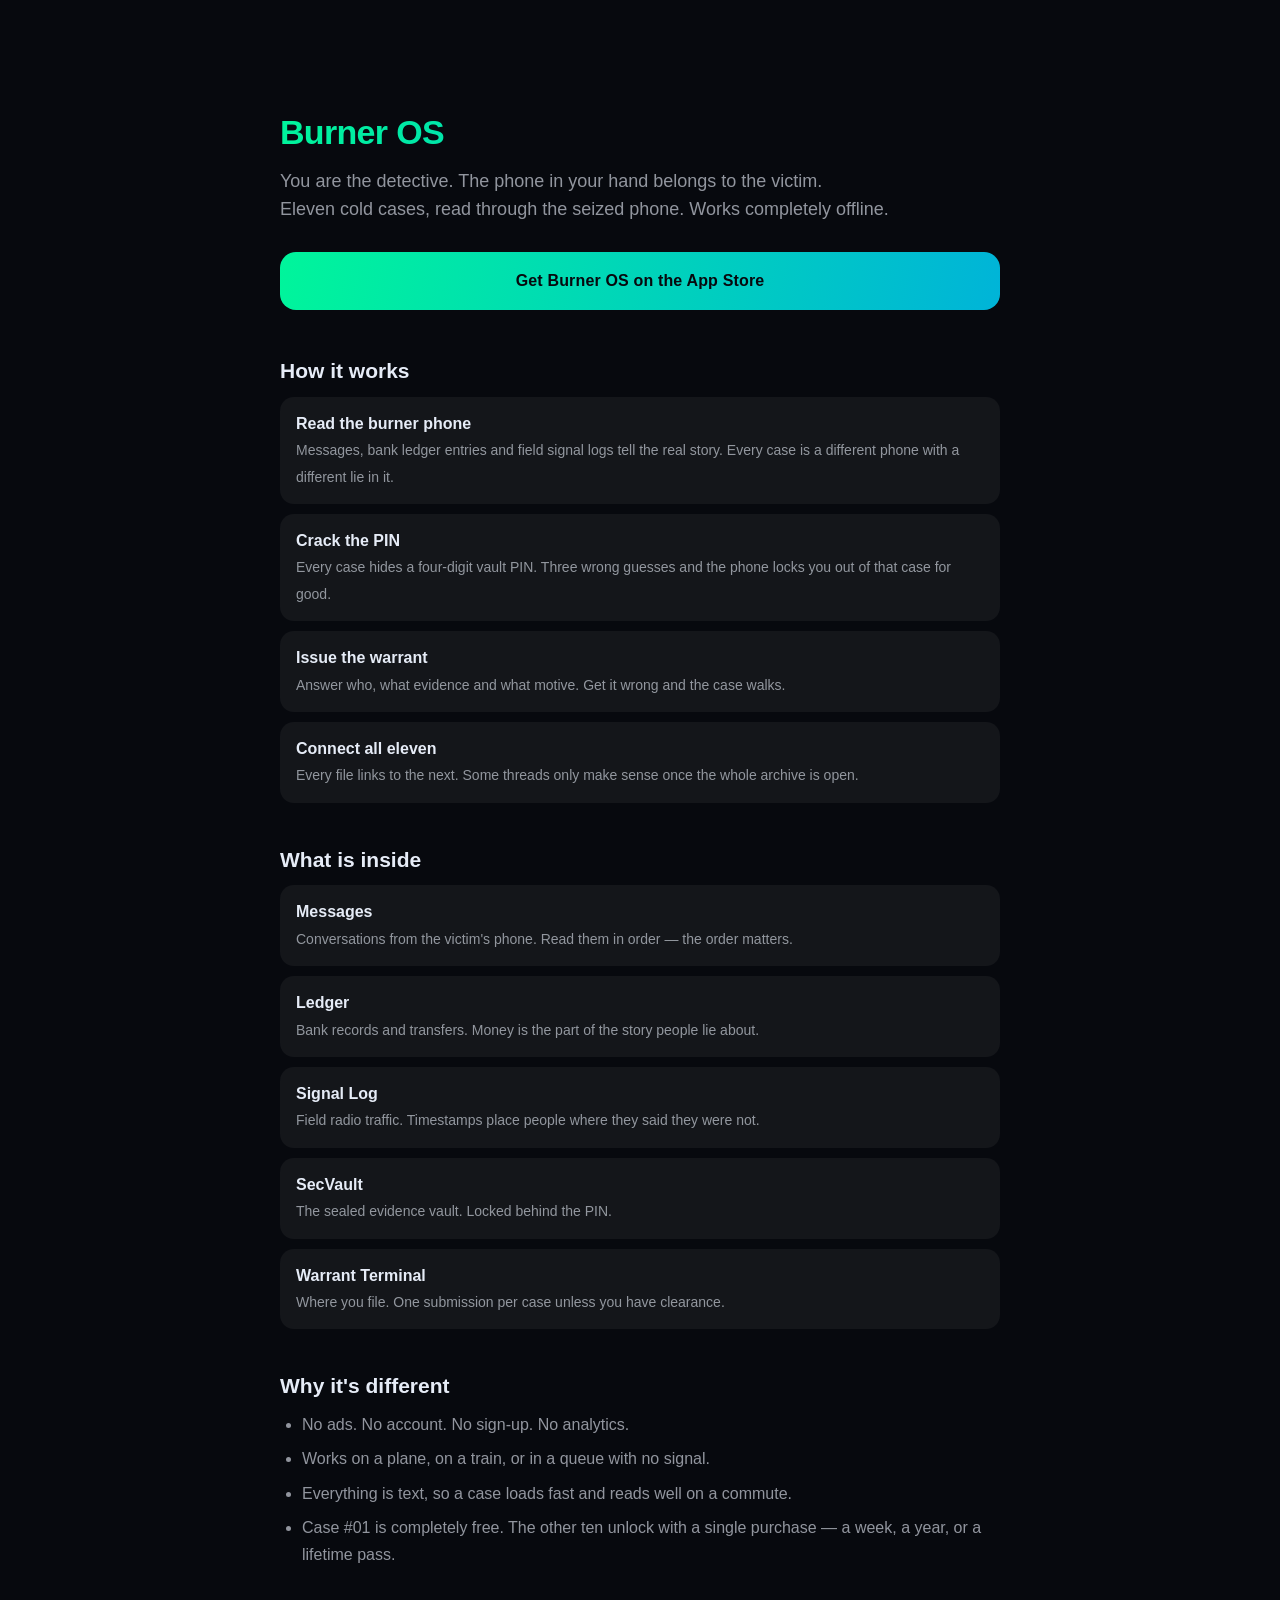
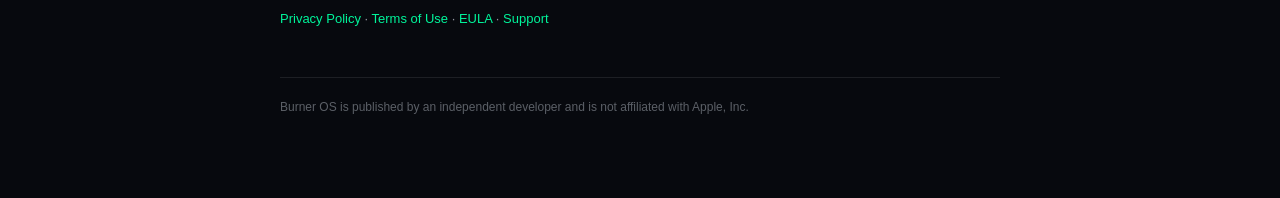
<file: index.html>
<!DOCTYPE html>
<html lang="en">
<head>
<meta charset="utf-8">
<meta name="viewport" content="width=device-width, initial-scale=1">
<title>Burner OS — cold cases, one burner phone at a time</title>
<meta name="description" content="Read the seized phone, crack the PIN, issue the warrant. Eleven cold cases, entirely offline.">
<meta property="og:title" content="Burner OS — cold cases, one burner phone at a time">
<meta property="og:description" content="Read the seized phone, crack the PIN, issue the warrant. Eleven cold cases, entirely offline.">
<meta property="og:type" content="website">
<meta name="theme-color" content="#07090E">
<link rel="stylesheet" href="style.css">
</head>
<body>
<main class="landing">
    <h1>Burner OS</h1>
    <p class="tagline">You are the detective. The phone in your hand belongs to the victim.<br>
        Eleven cold cases, read through the seized phone. Works completely offline.</p>

    <a class="cta" href="https://apps.apple.com/app/id6834670938">Get Burner OS on the App Store</a>

    <h2>How it works</h2>
    <ul class="cards">
        <li><strong>Read the burner phone</strong><span>Messages, bank ledger entries and field signal logs tell the real story. Every case is a different phone with a different lie in it.</span></li>
        <li><strong>Crack the PIN</strong><span>Every case hides a four-digit vault PIN. Three wrong guesses and the phone locks you out of that case for good.</span></li>
        <li><strong>Issue the warrant</strong><span>Answer who, what evidence and what motive. Get it wrong and the case walks.</span></li>
        <li><strong>Connect all eleven</strong><span>Every file links to the next. Some threads only make sense once the whole archive is open.</span></li>
    </ul>

    <h2>What is inside</h2>
    <ul class="cards">
        <li><strong>Messages</strong><span>Conversations from the victim's phone. Read them in order — the order matters.</span></li>
        <li><strong>Ledger</strong><span>Bank records and transfers. Money is the part of the story people lie about.</span></li>
        <li><strong>Signal Log</strong><span>Field radio traffic. Timestamps place people where they said they were not.</span></li>
        <li><strong>SecVault</strong><span>The sealed evidence vault. Locked behind the PIN.</span></li>
        <li><strong>Warrant Terminal</strong><span>Where you file. One submission per case unless you have clearance.</span></li>
    </ul>

    <h2>Why it's different</h2>
    <ul class="plain">
        <li>No ads. No account. No sign-up. No analytics.</li>
        <li>Works on a plane, on a train, or in a queue with no signal.</li>
        <li>Everything is text, so a case loads fast and reads well on a commute.</li>
        <li>Case #01 is completely free. The other ten unlock with a single purchase — a week, a year, or a lifetime pass.</li>
    </ul>

    <p class="legal"><a href="privacy.html">Privacy Policy</a> ·
        <a href="terms.html">Terms of Use</a> ·
        <a href="eula.html">EULA</a> ·
        <a href="support.html">Support</a></p>
</main>
<footer>
<p>Burner OS is published by an independent developer and is not affiliated with Apple, Inc.</p>
</footer>
</body>
</html>
</file>
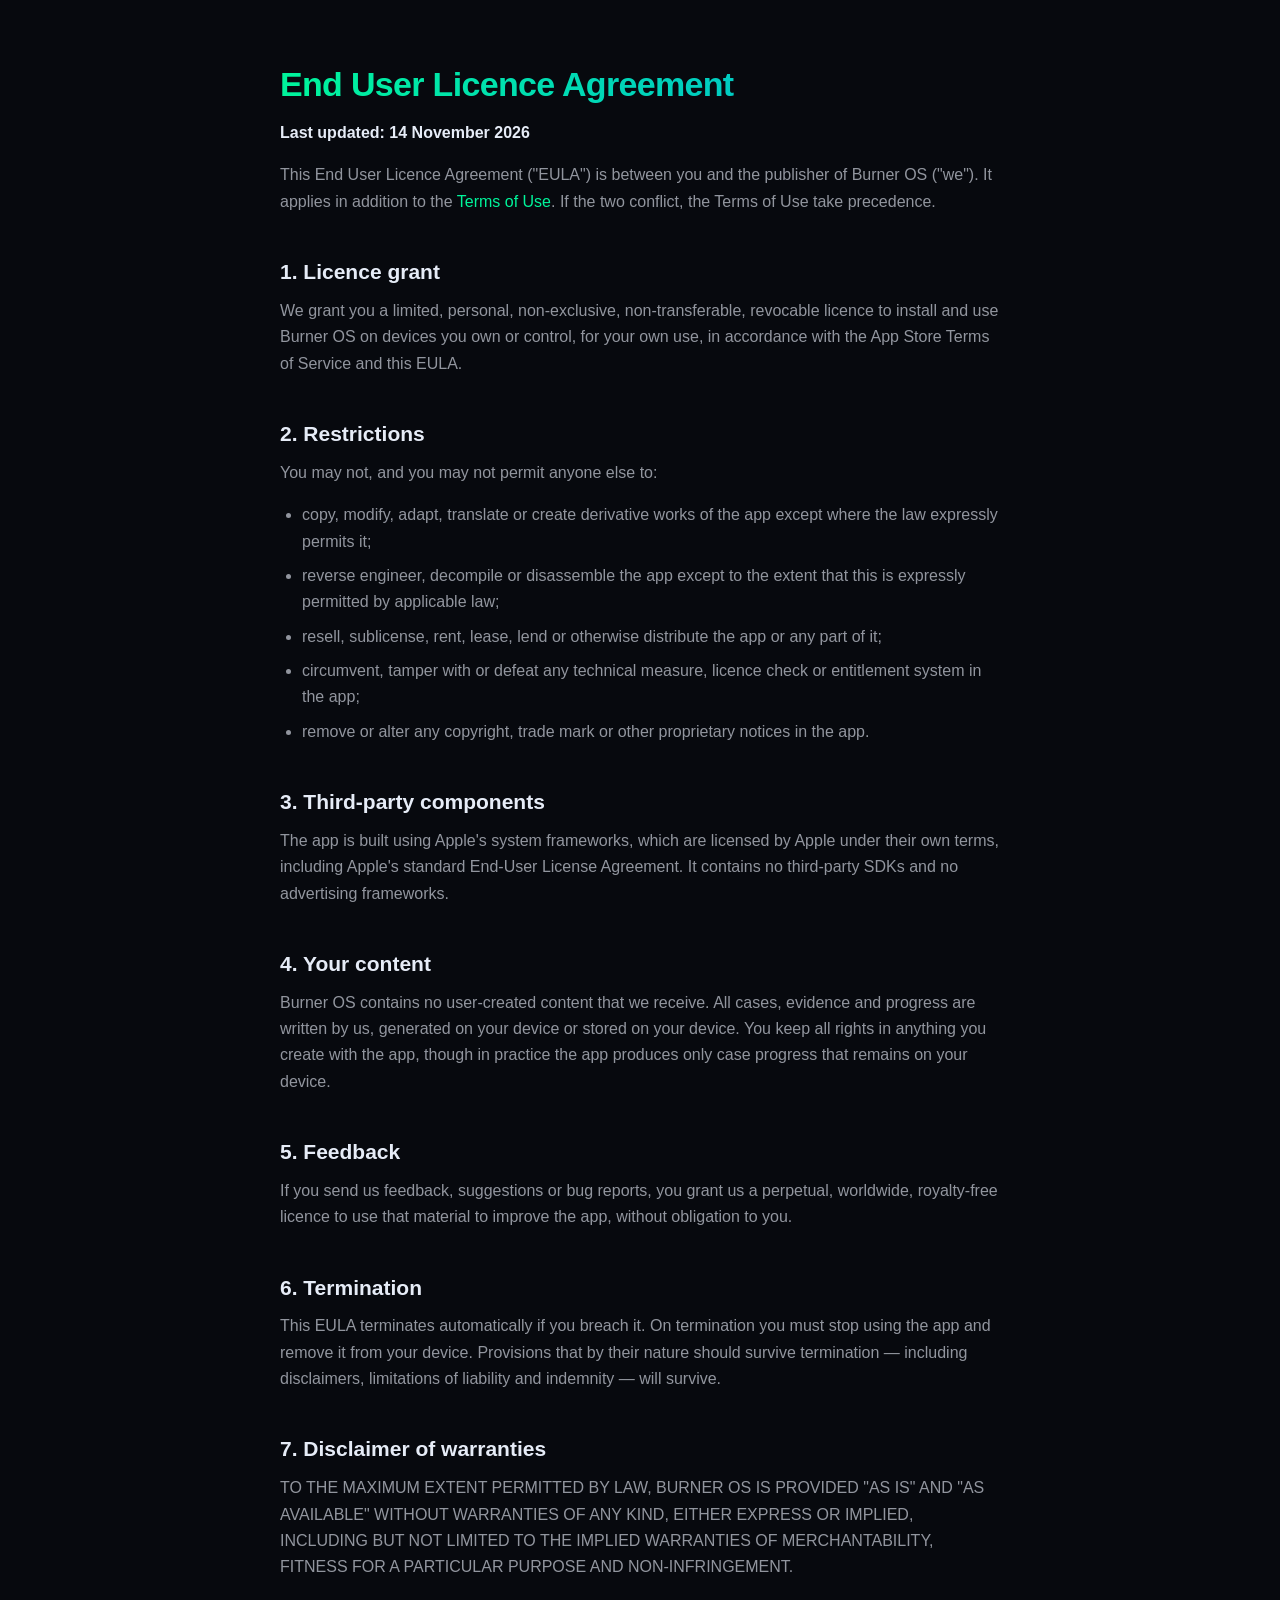
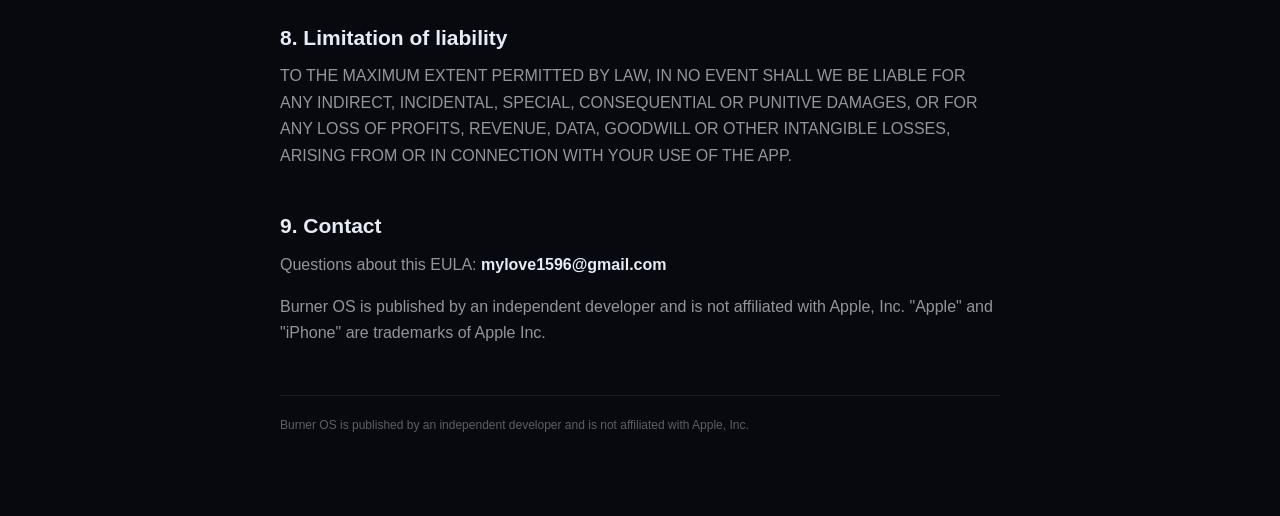
<file: eula.html>
<!DOCTYPE html>
<html lang="en">
<head>
<meta charset="utf-8">
<meta name="viewport" content="width=device-width, initial-scale=1">
<title>End User Licence Agreement — Burner OS</title>
<meta name="description" content="The licence you accept when you install or use Burner OS.">
<meta name="apple-mobile-web-app-capable" content="yes">
<meta name="theme-color" content="#07090E">
<link rel="stylesheet" href="style.css">
</head>
<body>
<main>
<h1>End User Licence Agreement</h1>
<p><strong>Last updated: 14 November 2026</strong></p>
<p>This End User Licence Agreement ("EULA") is between you and the publisher of Burner OS ("we"). It applies in addition to the <a href="terms.html">Terms of Use</a>. If the two conflict, the Terms of Use take precedence.</p>

<h2>1. Licence grant</h2>
<p>We grant you a limited, personal, non-exclusive, non-transferable, revocable licence to install and use Burner OS on devices you own or control, for your own use, in accordance with the App Store Terms of Service and this EULA.</p>

<h2>2. Restrictions</h2>
<p>You may not, and you may not permit anyone else to:</p>
<ul>
<li>copy, modify, adapt, translate or create derivative works of the app except where the law expressly permits it;</li>
<li>reverse engineer, decompile or disassemble the app except to the extent that this is expressly permitted by applicable law;</li>
<li>resell, sublicense, rent, lease, lend or otherwise distribute the app or any part of it;</li>
<li>circumvent, tamper with or defeat any technical measure, licence check or entitlement system in the app;</li>
<li>remove or alter any copyright, trade mark or other proprietary notices in the app.</li>
</ul>

<h2>3. Third-party components</h2>
<p>The app is built using Apple's system frameworks, which are licensed by Apple under their own terms, including Apple's standard End-User License Agreement. It contains no third-party SDKs and no advertising frameworks.</p>

<h2>4. Your content</h2>
<p>Burner OS contains no user-created content that we receive. All cases, evidence and progress are written by us, generated on your device or stored on your device. You keep all rights in anything you create with the app, though in practice the app produces only case progress that remains on your device.</p>

<h2>5. Feedback</h2>
<p>If you send us feedback, suggestions or bug reports, you grant us a perpetual, worldwide, royalty-free licence to use that material to improve the app, without obligation to you.</p>

<h2>6. Termination</h2>
<p>This EULA terminates automatically if you breach it. On termination you must stop using the app and remove it from your device. Provisions that by their nature should survive termination — including disclaimers, limitations of liability and indemnity — will survive.</p>

<h2>7. Disclaimer of warranties</h2>
<p>TO THE MAXIMUM EXTENT PERMITTED BY LAW, BURNER OS IS PROVIDED "AS IS" AND "AS AVAILABLE" WITHOUT WARRANTIES OF ANY KIND, EITHER EXPRESS OR IMPLIED, INCLUDING BUT NOT LIMITED TO THE IMPLIED WARRANTIES OF MERCHANTABILITY, FITNESS FOR A PARTICULAR PURPOSE AND NON-INFRINGEMENT.</p>

<h2>8. Limitation of liability</h2>
<p>TO THE MAXIMUM EXTENT PERMITTED BY LAW, IN NO EVENT SHALL WE BE LIABLE FOR ANY INDIRECT, INCIDENTAL, SPECIAL, CONSEQUENTIAL OR PUNITIVE DAMAGES, OR FOR ANY LOSS OF PROFITS, REVENUE, DATA, GOODWILL OR OTHER INTANGIBLE LOSSES, ARISING FROM OR IN CONNECTION WITH YOUR USE OF THE APP.</p>

<h2>9. Contact</h2>
<p>Questions about this EULA: <strong>mylove1596@gmail.com</strong></p>
<p>Burner OS is published by an independent developer and is not affiliated with Apple, Inc. "Apple" and "iPhone" are trademarks of Apple Inc.</p>
</main>
<footer>
<p>Burner OS is published by an independent developer and is not affiliated with Apple, Inc.</p>
</footer>
</body>
</html>
</file>
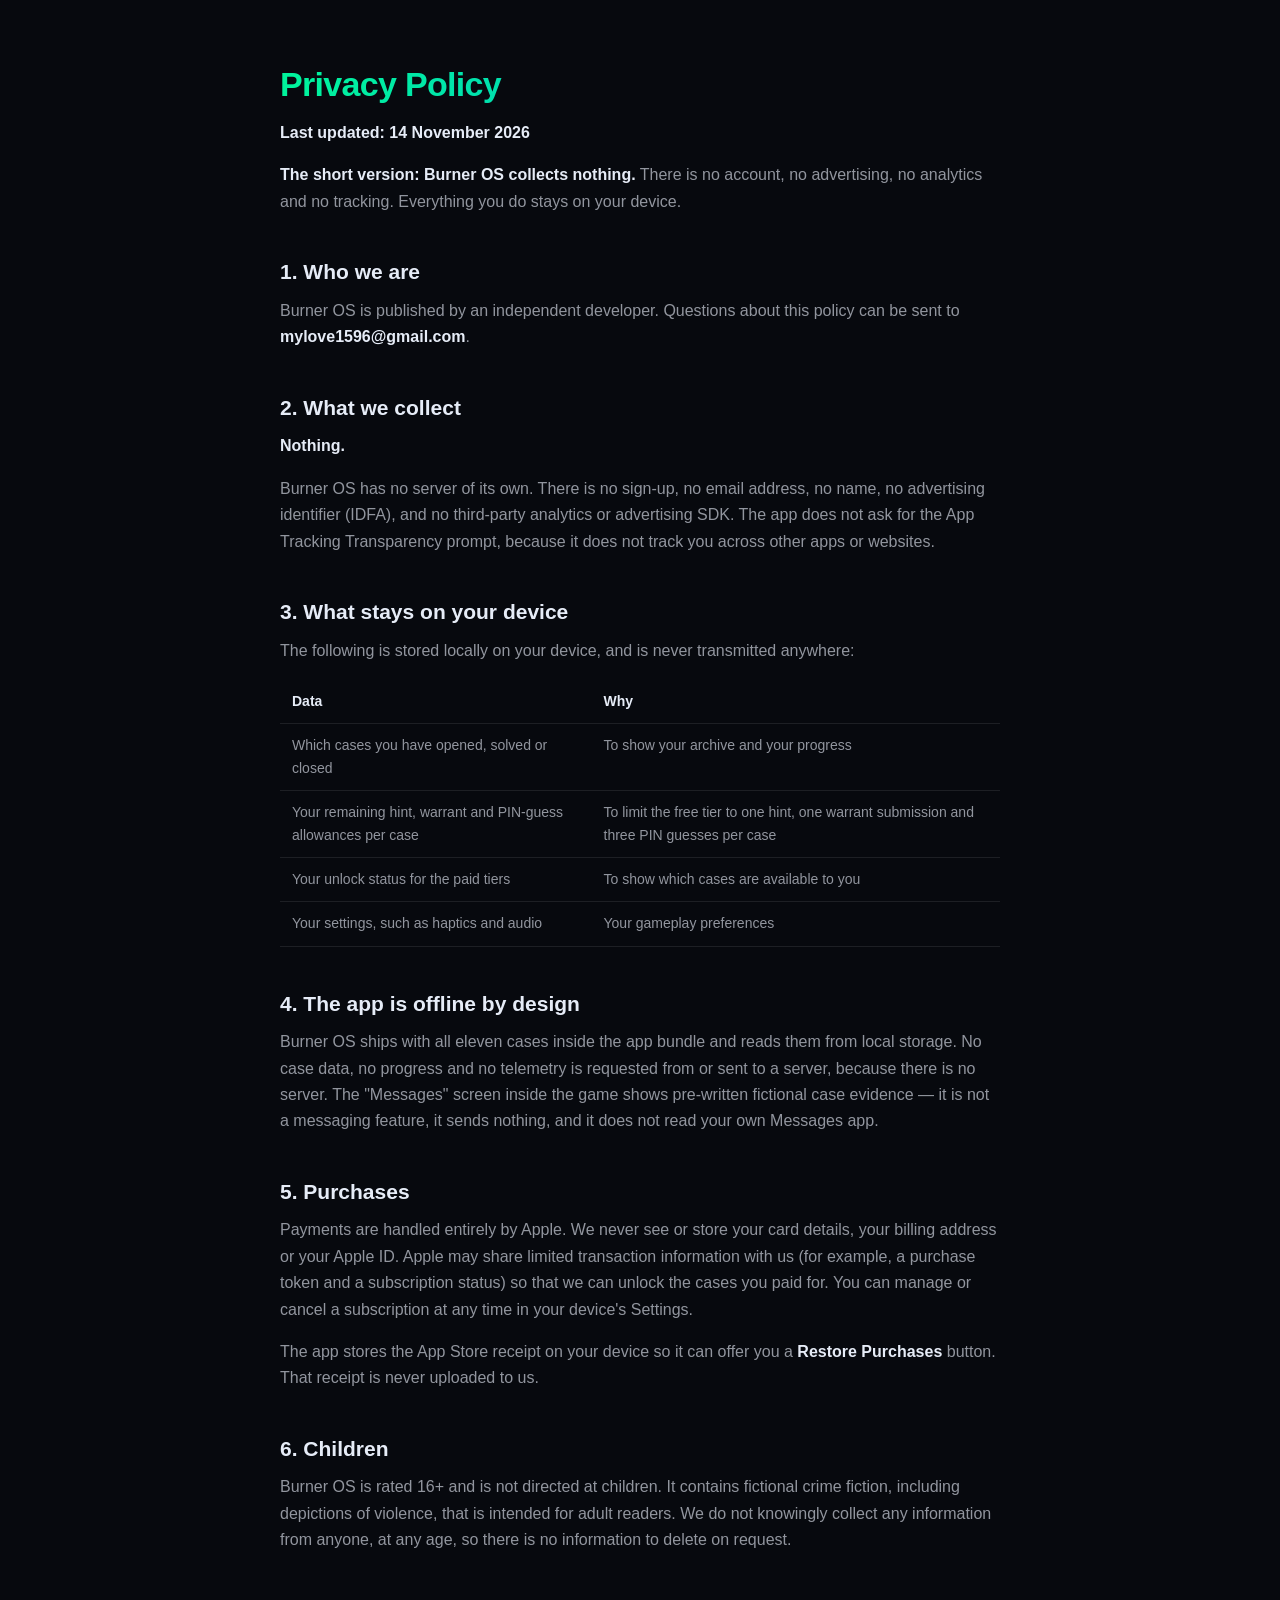
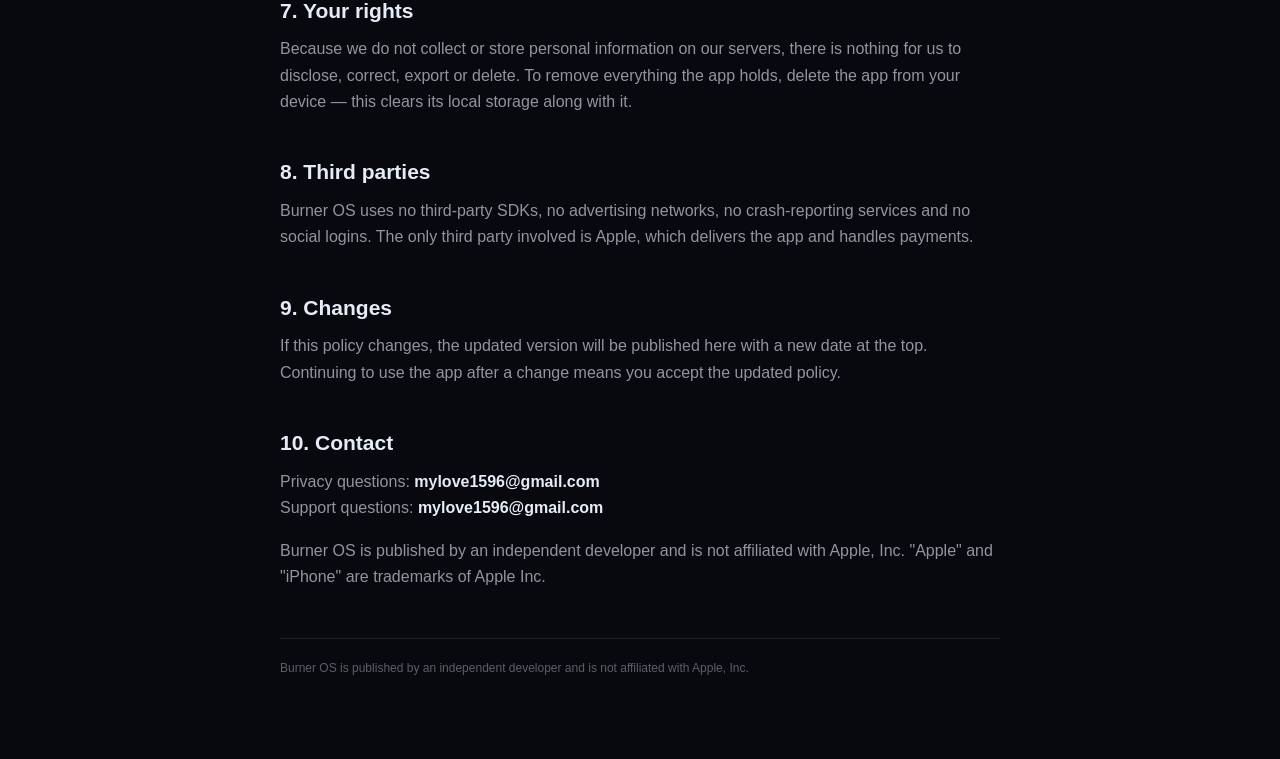
<file: privacy.html>
<!DOCTYPE html>
<html lang="en">
<head>
<meta charset="utf-8">
<meta name="viewport" content="width=device-width, initial-scale=1">
<title>Privacy Policy — Burner OS</title>
<meta name="description" content="What Burner OS collects, what it does not collect, and why.">
<meta name="apple-mobile-web-app-capable" content="yes">
<meta name="theme-color" content="#07090E">
<link rel="stylesheet" href="style.css">
</head>
<body>
<main>
<h1>Privacy Policy</h1>
<p><strong>Last updated: 14 November 2026</strong></p>
<p><strong>The short version: Burner OS collects nothing.</strong> There is no account, no advertising, no analytics and no tracking. Everything you do stays on your device.</p>

<h2>1. Who we are</h2>
<p>Burner OS is published by an independent developer. Questions about this policy can be sent to <strong>mylove1596@gmail.com</strong>.</p>

<h2>2. What we collect</h2>
<p><strong>Nothing.</strong></p>
<p>Burner OS has no server of its own. There is no sign-up, no email address, no name, no advertising identifier (IDFA), and no third-party analytics or advertising SDK. The app does not ask for the App Tracking Transparency prompt, because it does not track you across other apps or websites.</p>

<h2>3. What stays on your device</h2>
<p>The following is stored locally on your device, and is never transmitted anywhere:</p>
<table>
<tr><th>Data</th><th>Why</th></tr>
<tr><td>Which cases you have opened, solved or closed</td><td>To show your archive and your progress</td></tr>
<tr><td>Your remaining hint, warrant and PIN-guess allowances per case</td><td>To limit the free tier to one hint, one warrant submission and three PIN guesses per case</td></tr>
<tr><td>Your unlock status for the paid tiers</td><td>To show which cases are available to you</td></tr>
<tr><td>Your settings, such as haptics and audio</td><td>Your gameplay preferences</td></tr>
</table>

<h2>4. The app is offline by design</h2>
<p>Burner OS ships with all eleven cases inside the app bundle and reads them from local storage. No case data, no progress and no telemetry is requested from or sent to a server, because there is no server. The "Messages" screen inside the game shows pre-written fictional case evidence — it is not a messaging feature, it sends nothing, and it does not read your own Messages app.</p>

<h2>5. Purchases</h2>
<p>Payments are handled entirely by Apple. We never see or store your card details, your billing address or your Apple ID. Apple may share limited transaction information with us (for example, a purchase token and a subscription status) so that we can unlock the cases you paid for. You can manage or cancel a subscription at any time in your device's Settings.</p>
<p>The app stores the App Store receipt on your device so it can offer you a <strong>Restore Purchases</strong> button. That receipt is never uploaded to us.</p>

<h2>6. Children</h2>
<p>Burner OS is rated 16+ and is not directed at children. It contains fictional crime fiction, including depictions of violence, that is intended for adult readers. We do not knowingly collect any information from anyone, at any age, so there is no information to delete on request.</p>

<h2>7. Your rights</h2>
<p>Because we do not collect or store personal information on our servers, there is nothing for us to disclose, correct, export or delete. To remove everything the app holds, delete the app from your device — this clears its local storage along with it.</p>

<h2>8. Third parties</h2>
<p>Burner OS uses no third-party SDKs, no advertising networks, no crash-reporting services and no social logins. The only third party involved is Apple, which delivers the app and handles payments.</p>

<h2>9. Changes</h2>
<p>If this policy changes, the updated version will be published here with a new date at the top. Continuing to use the app after a change means you accept the updated policy.</p>

<h2>10. Contact</h2>
<p>Privacy questions: <strong>mylove1596@gmail.com</strong><br>
Support questions: <strong>mylove1596@gmail.com</strong></p>
<p>Burner OS is published by an independent developer and is not affiliated with Apple, Inc. "Apple" and "iPhone" are trademarks of Apple Inc.</p>
</main>
<footer>
<p>Burner OS is published by an independent developer and is not affiliated with Apple, Inc.</p>
</footer>
</body>
</html>
</file>
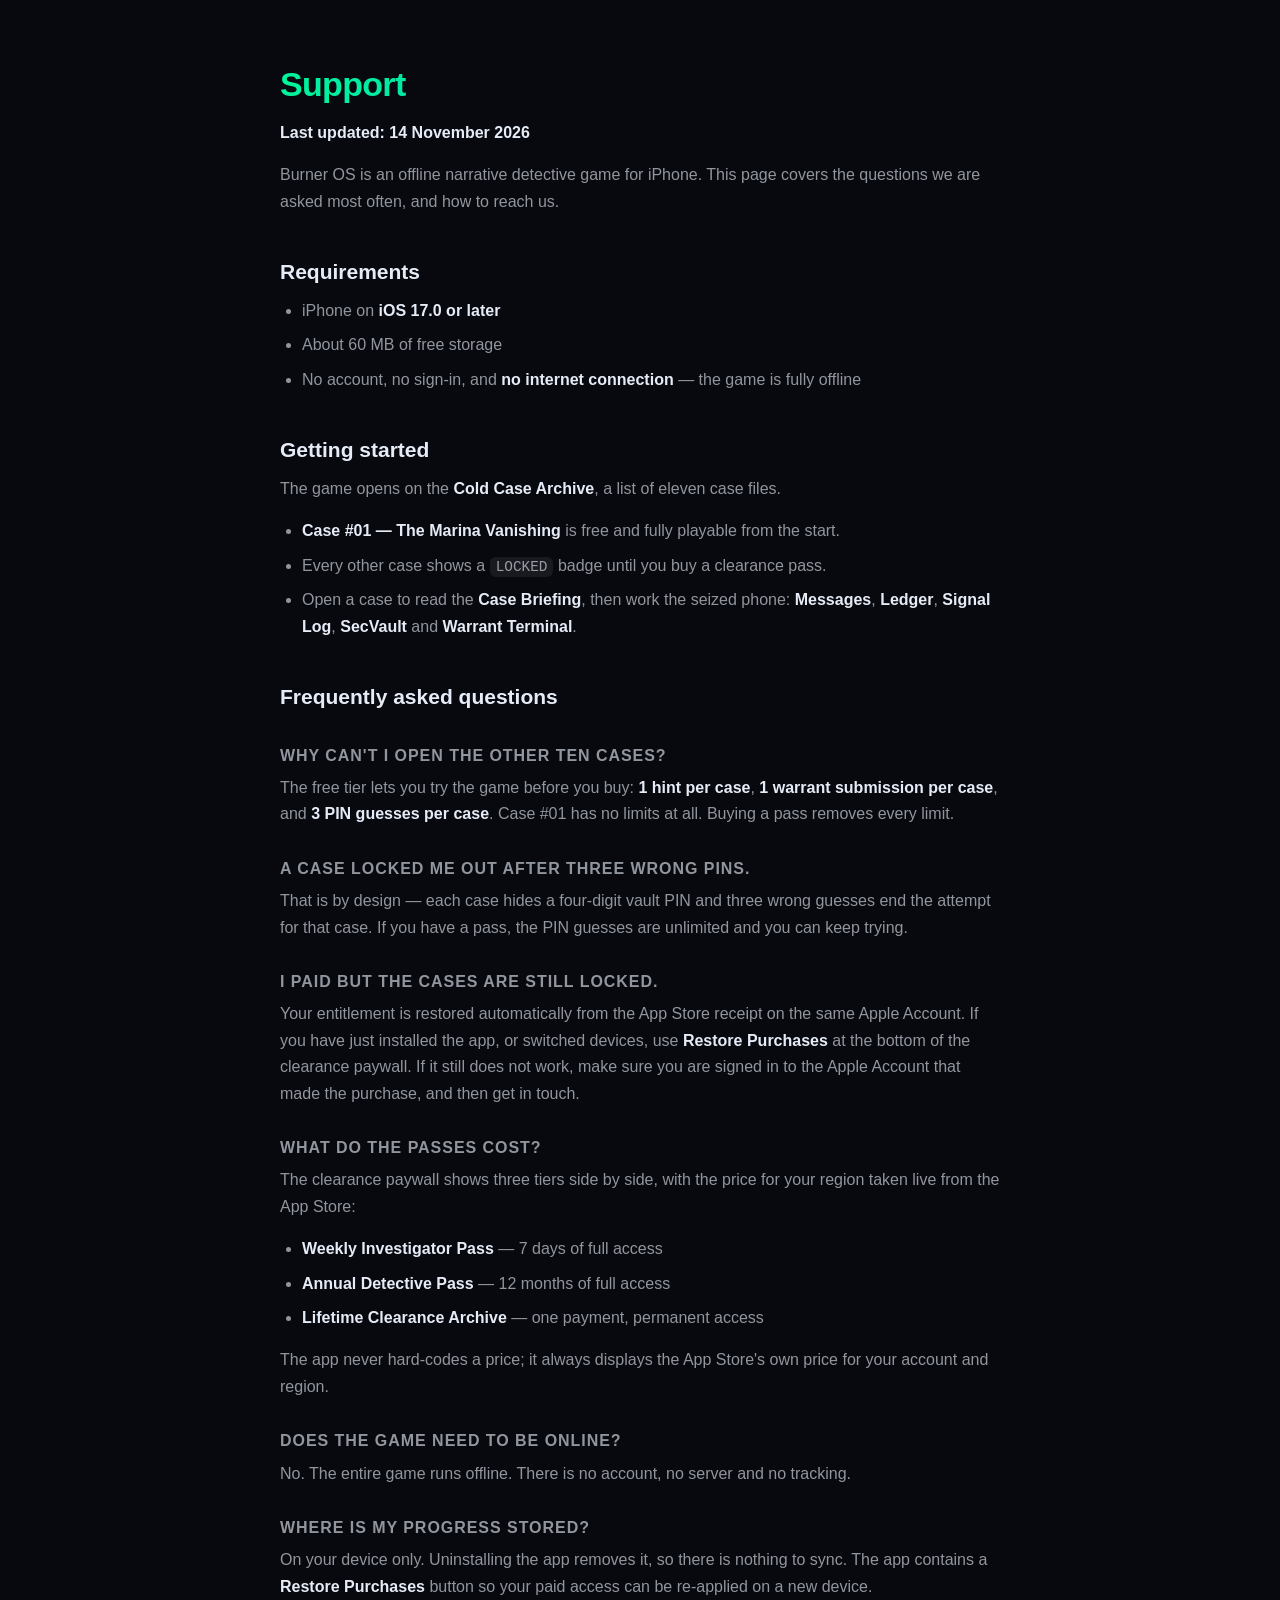
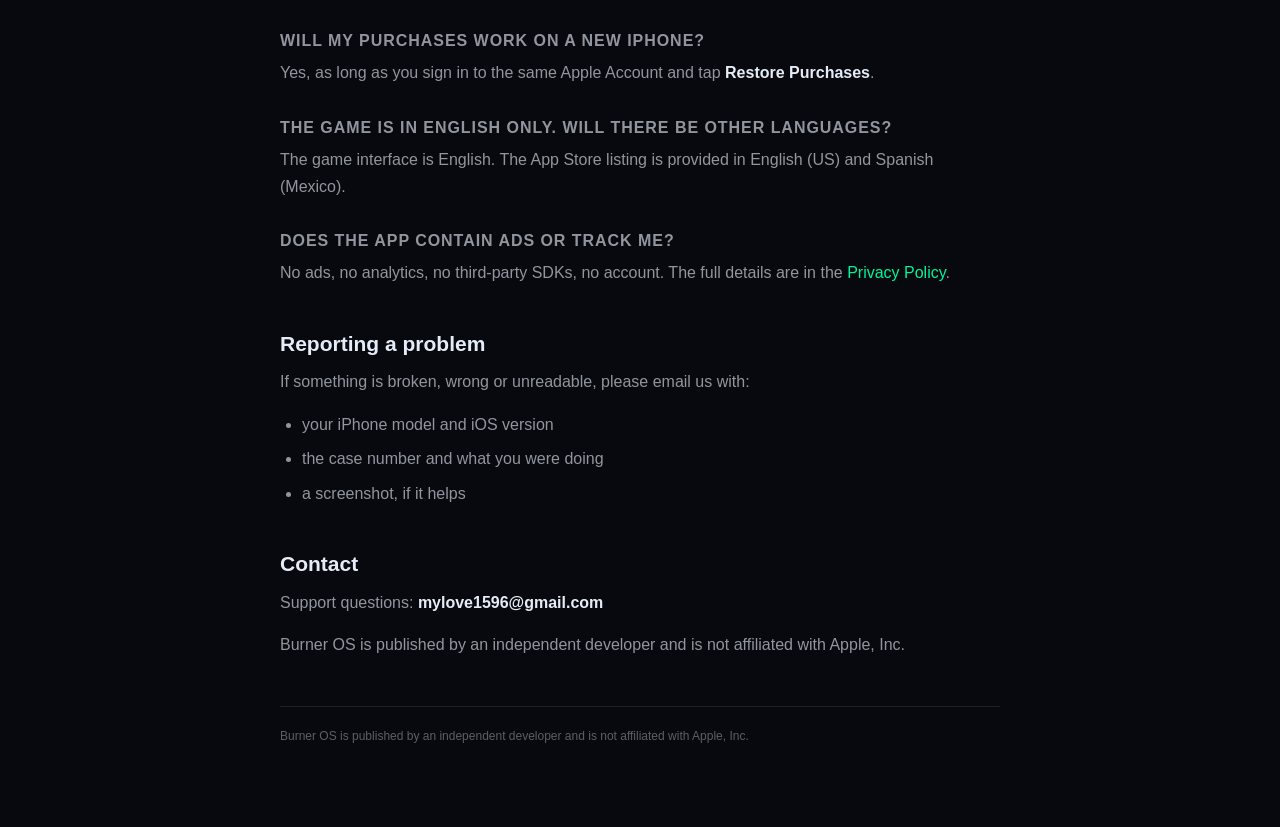
<file: support.html>
<!DOCTYPE html>
<html lang="en">
<head>
<meta charset="utf-8">
<meta name="viewport" content="width=device-width, initial-scale=1">
<title>Support — Burner OS</title>
<meta name="description" content="Help, answers and contact details for Burner OS.">
<meta name="apple-mobile-web-app-capable" content="yes">
<meta name="theme-color" content="#07090E">
<link rel="stylesheet" href="style.css">
</head>
<body>
<main>
<h1>Support</h1>
<p><strong>Last updated: 14 November 2026</strong></p>
<p>Burner OS is an offline narrative detective game for iPhone. This page covers the questions we are asked most often, and how to reach us.</p>

<h2>Requirements</h2>
<ul>
<li>iPhone on <strong>iOS 17.0 or later</strong></li>
<li>About 60 MB of free storage</li>
<li>No account, no sign-in, and <strong>no internet connection</strong> — the game is fully offline</li>
</ul>

<h2>Getting started</h2>
<p>The game opens on the <strong>Cold Case Archive</strong>, a list of eleven case files.</p>
<ul>
<li><strong>Case #01 — The Marina Vanishing</strong> is free and fully playable from the start.</li>
<li>Every other case shows a <code>LOCKED</code> badge until you buy a clearance pass.</li>
<li>Open a case to read the <strong>Case Briefing</strong>, then work the seized phone: <strong>Messages</strong>, <strong>Ledger</strong>, <strong>Signal Log</strong>, <strong>SecVault</strong> and <strong>Warrant Terminal</strong>.</li>
</ul>

<h2>Frequently asked questions</h2>

<h3>Why can't I open the other ten cases?</h3>
<p>The free tier lets you try the game before you buy: <strong>1 hint per case</strong>, <strong>1 warrant submission per case</strong>, and <strong>3 PIN guesses per case</strong>. Case #01 has no limits at all. Buying a pass removes every limit.</p>

<h3>A case locked me out after three wrong PINs.</h3>
<p>That is by design — each case hides a four-digit vault PIN and three wrong guesses end the attempt for that case. If you have a pass, the PIN guesses are unlimited and you can keep trying.</p>

<h3>I paid but the cases are still locked.</h3>
<p>Your entitlement is restored automatically from the App Store receipt on the same Apple Account. If you have just installed the app, or switched devices, use <strong>Restore Purchases</strong> at the bottom of the clearance paywall. If it still does not work, make sure you are signed in to the Apple Account that made the purchase, and then get in touch.</p>

<h3>What do the passes cost?</h3>
<p>The clearance paywall shows three tiers side by side, with the price for your region taken live from the App Store:</p>
<ul>
<li><strong>Weekly Investigator Pass</strong> — 7 days of full access</li>
<li><strong>Annual Detective Pass</strong> — 12 months of full access</li>
<li><strong>Lifetime Clearance Archive</strong> — one payment, permanent access</li>
</ul>
<p>The app never hard-codes a price; it always displays the App Store's own price for your account and region.</p>

<h3>Does the game need to be online?</h3>
<p>No. The entire game runs offline. There is no account, no server and no tracking.</p>

<h3>Where is my progress stored?</h3>
<p>On your device only. Uninstalling the app removes it, so there is nothing to sync. The app contains a <strong>Restore Purchases</strong> button so your paid access can be re-applied on a new device.</p>

<h3>Will my purchases work on a new iPhone?</h3>
<p>Yes, as long as you sign in to the same Apple Account and tap <strong>Restore Purchases</strong>.</p>

<h3>The game is in English only. Will there be other languages?</h3>
<p>The game interface is English. The App Store listing is provided in English (US) and Spanish (Mexico).</p>

<h3>Does the app contain ads or track me?</h3>
<p>No ads, no analytics, no third-party SDKs, no account. The full details are in the <a href="privacy.html">Privacy Policy</a>.</p>

<h2>Reporting a problem</h2>
<p>If something is broken, wrong or unreadable, please email us with:</p>
<ul>
<li>your iPhone model and iOS version</li>
<li>the case number and what you were doing</li>
<li>a screenshot, if it helps</li>
</ul>

<h2>Contact</h2>
<p>Support questions: <strong>mylove1596@gmail.com</strong></p>
<p>Burner OS is published by an independent developer and is not affiliated with Apple, Inc.</p>
</main>
<footer>
<p>Burner OS is published by an independent developer and is not affiliated with Apple, Inc.</p>
</footer>
</body>
</html>
</file>
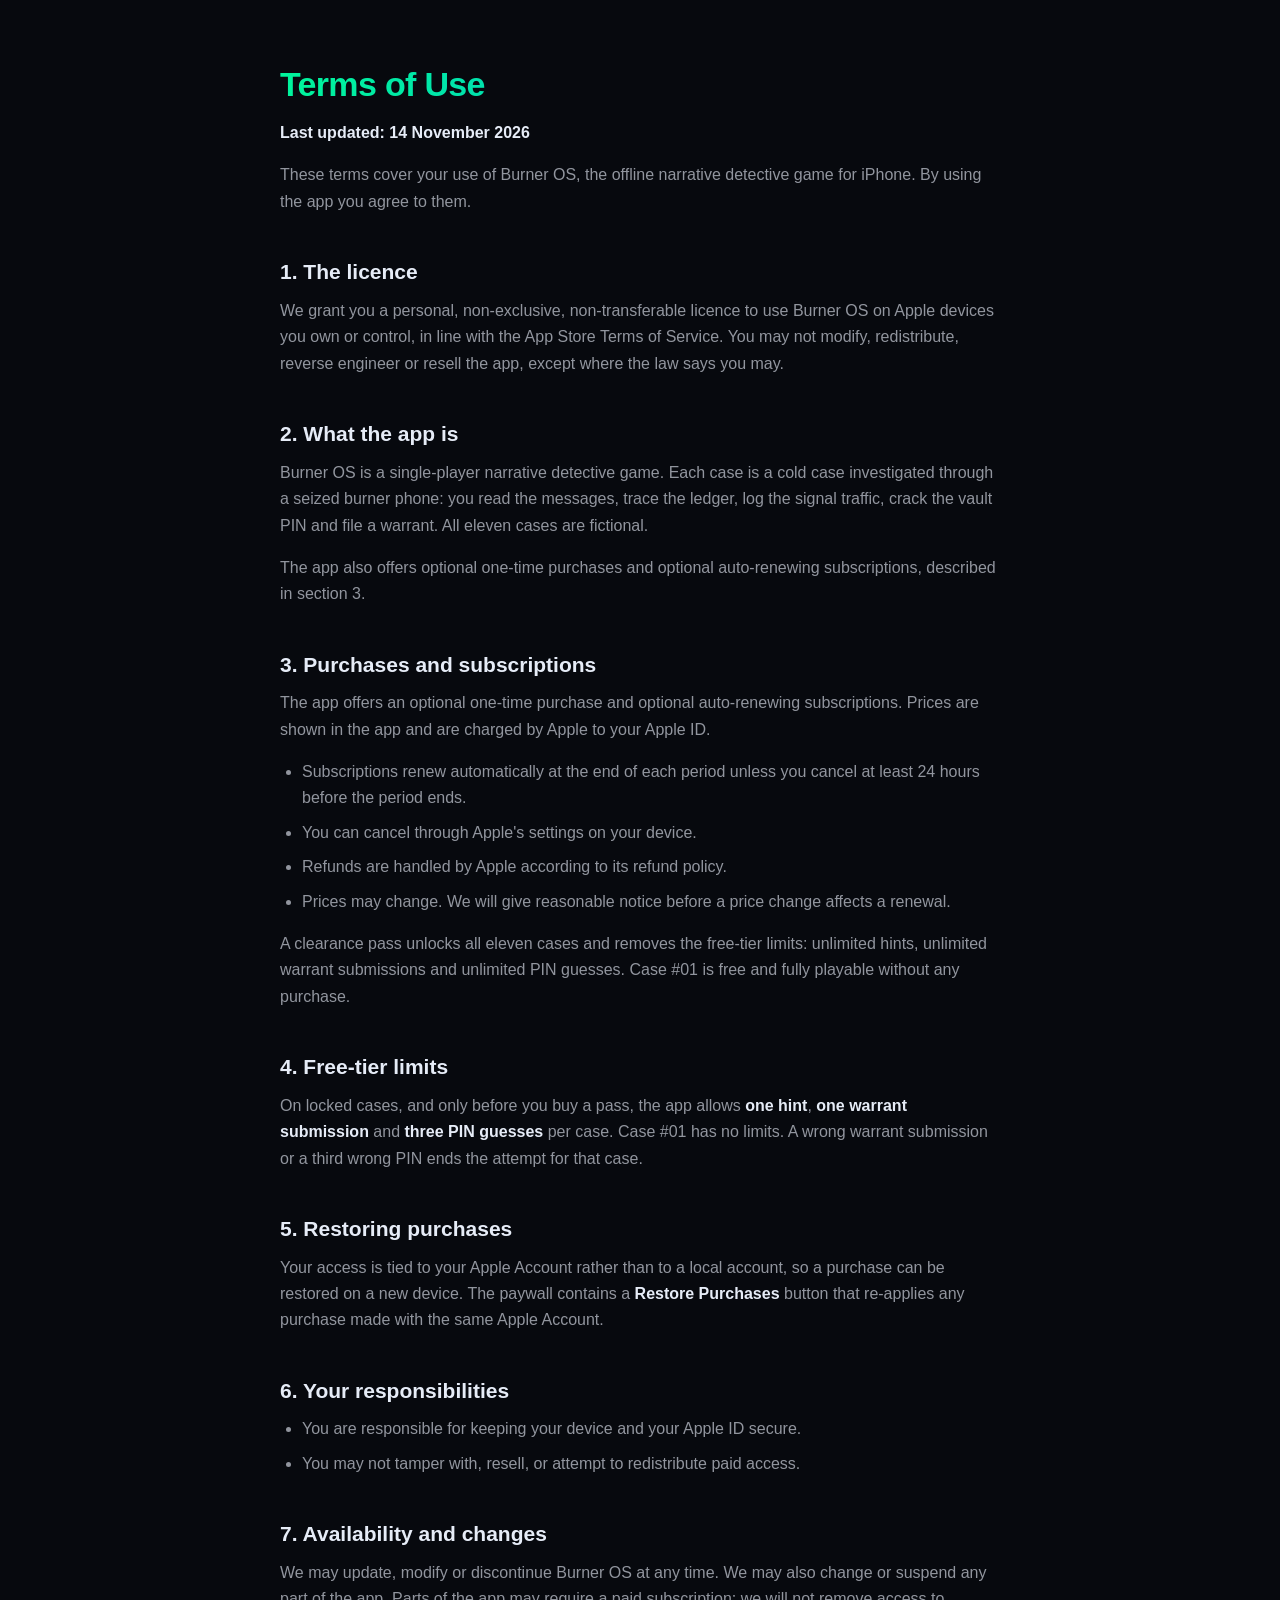
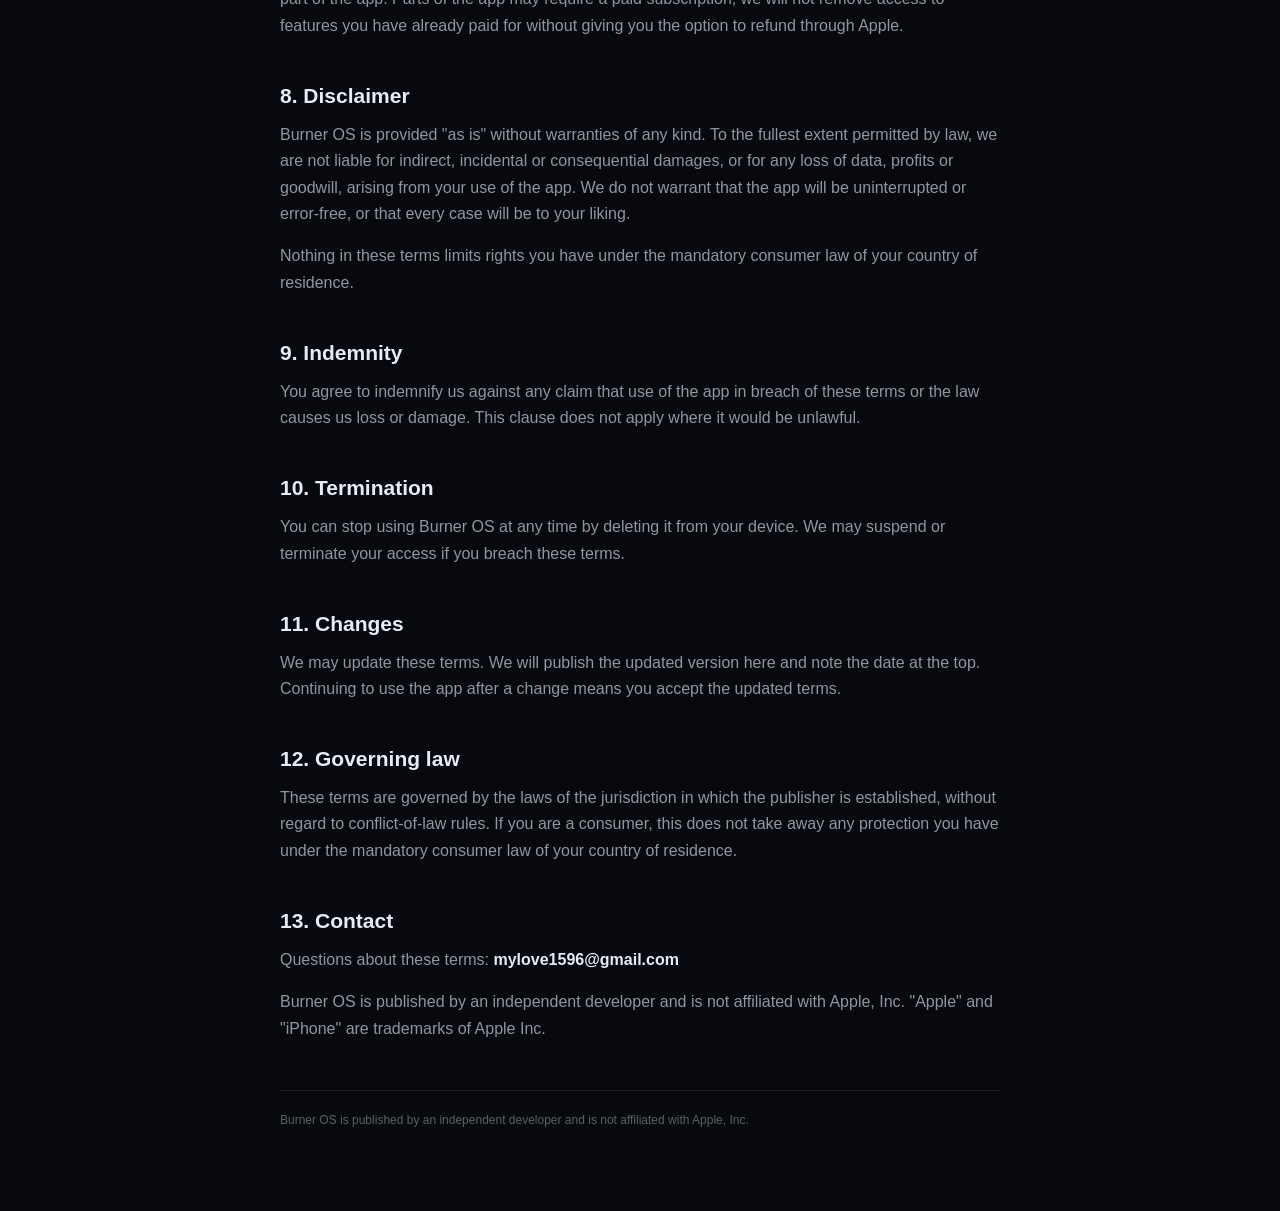
<file: terms.html>
<!DOCTYPE html>
<html lang="en">
<head>
<meta charset="utf-8">
<meta name="viewport" content="width=device-width, initial-scale=1">
<title>Terms of Use — Burner OS</title>
<meta name="description" content="The licence, the rules of play, purchases and liability for Burner OS.">
<meta name="apple-mobile-web-app-capable" content="yes">
<meta name="theme-color" content="#07090E">
<link rel="stylesheet" href="style.css">
</head>
<body>
<main>
<h1>Terms of Use</h1>
<p><strong>Last updated: 14 November 2026</strong></p>
<p>These terms cover your use of Burner OS, the offline narrative detective game for iPhone. By using the app you agree to them.</p>

<h2>1. The licence</h2>
<p>We grant you a personal, non-exclusive, non-transferable licence to use Burner OS on Apple devices you own or control, in line with the App Store Terms of Service. You may not modify, redistribute, reverse engineer or resell the app, except where the law says you may.</p>

<h2>2. What the app is</h2>
<p>Burner OS is a single-player narrative detective game. Each case is a cold case investigated through a seized burner phone: you read the messages, trace the ledger, log the signal traffic, crack the vault PIN and file a warrant. All eleven cases are fictional.</p>
<p>The app also offers optional one-time purchases and optional auto-renewing subscriptions, described in section 3.</p>

<h2>3. Purchases and subscriptions</h2>
<p>The app offers an optional one-time purchase and optional auto-renewing subscriptions. Prices are shown in the app and are charged by Apple to your Apple ID.</p>
<ul>
<li>Subscriptions renew automatically at the end of each period unless you cancel at least 24 hours before the period ends.</li>
<li>You can cancel through Apple's settings on your device.</li>
<li>Refunds are handled by Apple according to its refund policy.</li>
<li>Prices may change. We will give reasonable notice before a price change affects a renewal.</li>
</ul>
<p>A clearance pass unlocks all eleven cases and removes the free-tier limits: unlimited hints, unlimited warrant submissions and unlimited PIN guesses. Case #01 is free and fully playable without any purchase.</p>

<h2>4. Free-tier limits</h2>
<p>On locked cases, and only before you buy a pass, the app allows <strong>one hint</strong>, <strong>one warrant submission</strong> and <strong>three PIN guesses</strong> per case. Case #01 has no limits. A wrong warrant submission or a third wrong PIN ends the attempt for that case.</p>

<h2>5. Restoring purchases</h2>
<p>Your access is tied to your Apple Account rather than to a local account, so a purchase can be restored on a new device. The paywall contains a <strong>Restore Purchases</strong> button that re-applies any purchase made with the same Apple Account.</p>

<h2>6. Your responsibilities</h2>
<ul>
<li>You are responsible for keeping your device and your Apple ID secure.</li>
<li>You may not tamper with, resell, or attempt to redistribute paid access.</li>
</ul>

<h2>7. Availability and changes</h2>
<p>We may update, modify or discontinue Burner OS at any time. We may also change or suspend any part of the app. Parts of the app may require a paid subscription; we will not remove access to features you have already paid for without giving you the option to refund through Apple.</p>

<h2>8. Disclaimer</h2>
<p>Burner OS is provided "as is" without warranties of any kind. To the fullest extent permitted by law, we are not liable for indirect, incidental or consequential damages, or for any loss of data, profits or goodwill, arising from your use of the app. We do not warrant that the app will be uninterrupted or error-free, or that every case will be to your liking.</p>
<p>Nothing in these terms limits rights you have under the mandatory consumer law of your country of residence.</p>

<h2>9. Indemnity</h2>
<p>You agree to indemnify us against any claim that use of the app in breach of these terms or the law causes us loss or damage. This clause does not apply where it would be unlawful.</p>

<h2>10. Termination</h2>
<p>You can stop using Burner OS at any time by deleting it from your device. We may suspend or terminate your access if you breach these terms.</p>

<h2>11. Changes</h2>
<p>We may update these terms. We will publish the updated version here and note the date at the top. Continuing to use the app after a change means you accept the updated terms.</p>

<h2>12. Governing law</h2>
<p>These terms are governed by the laws of the jurisdiction in which the publisher is established, without regard to conflict-of-law rules. If you are a consumer, this does not take away any protection you have under the mandatory consumer law of your country of residence.</p>

<h2>13. Contact</h2>
<p>Questions about these terms: <strong>mylove1596@gmail.com</strong></p>
<p>Burner OS is published by an independent developer and is not affiliated with Apple, Inc. "Apple" and "iPhone" are trademarks of Apple Inc.</p>
</main>
<footer>
<p>Burner OS is published by an independent developer and is not affiliated with Apple, Inc.</p>
</footer>
</body>
</html>
</file>
<file: style.css>
:root {
    color-scheme: dark;
    --bg: #07090e;
    --surface: #111622;
    --text: #e6ecf7;
    --muted: rgba(230, 236, 247, 0.62);
    --accent: #00f59b;
    --accent-2: #00b4d8;
    --danger: #ff2a55;
}

* { box-sizing: border-box; }

body {
    margin: 0;
    padding: 0 20px 64px;
    background: var(--bg);
    color: var(--text);
    font: 16px/1.65 -apple-system, BlinkMacSystemFont, "SF Pro Text", "Helvetica Neue", sans-serif;
    -webkit-text-size-adjust: 100%;
}

main { max-width: 720px; margin: 0 auto; }

h1 {
    font-size: 34px;
    font-weight: 800;
    letter-spacing: -0.02em;
    margin: 56px 0 8px;
    background: linear-gradient(100deg, #00f59b, #00b4d8);
    -webkit-background-clip: text;
    background-clip: text;
    color: transparent;
}

h2 {
    font-size: 21px;
    font-weight: 700;
    margin: 40px 0 8px;
    color: var(--text);
}

h3 {
    font-size: 16px;
    font-weight: 700;
    margin: 28px 0 6px;
    color: var(--muted);
    text-transform: uppercase;
    letter-spacing: 0.06em;
}

p { margin: 0 0 16px; color: var(--muted); }
strong { color: var(--text); }
code {
    background: rgba(255, 255, 255, 0.07);
    padding: 2px 6px;
    border-radius: 6px;
    font-size: 0.9em;
}

a { color: var(--accent); text-decoration: none; }
a:hover { text-decoration: underline; }

ul { margin: 0 0 16px; padding-left: 22px; color: var(--muted); }
li { margin: 0 0 8px; }

table {
    width: 100%;
    border-collapse: collapse;
    margin: 0 0 24px;
    font-size: 14px;
}

th, td {
    text-align: left;
    padding: 10px 12px;
    border-bottom: 1px solid rgba(255, 255, 255, 0.09);
    vertical-align: top;
}

th { color: var(--text); font-weight: 650; }
td { color: var(--muted); }

footer {
    max-width: 720px;
    margin: 48px auto 0;
    padding-top: 20px;
    border-top: 1px solid rgba(255, 255, 255, 0.09);
}

footer p { font-size: 12px; color: rgba(230, 236, 247, 0.38); }

/* The landing page */
.landing { padding-top: 48px; }
.landing .tagline { font-size: 18px; line-height: 1.55; margin-bottom: 28px; }

.cta {
    display: block;
    text-align: center;
    padding: 16px 24px;
    border-radius: 16px;
    background: linear-gradient(100deg, #00f59b, #00b4d8);
    color: #07090e;
    font-weight: 800;
    letter-spacing: 0.01em;
    margin-bottom: 44px;
}
.cta:hover { text-decoration: none; }

.landing ul.cards { list-style: none; padding: 0; margin: 0 0 36px; }
.landing ul.cards li {
    background: rgba(255, 255, 255, 0.05);
    border-radius: 14px;
    padding: 14px 16px;
    margin-bottom: 10px;
}
.landing ul.cards strong { display: block; font-size: 16px; }
.landing ul.cards span { font-size: 14px; color: rgba(230, 236, 247, 0.6); }

.landing ul.plain li { margin-bottom: 8px; }

.landing .legal { font-size: 13px; margin-top: 40px; }
</file>
